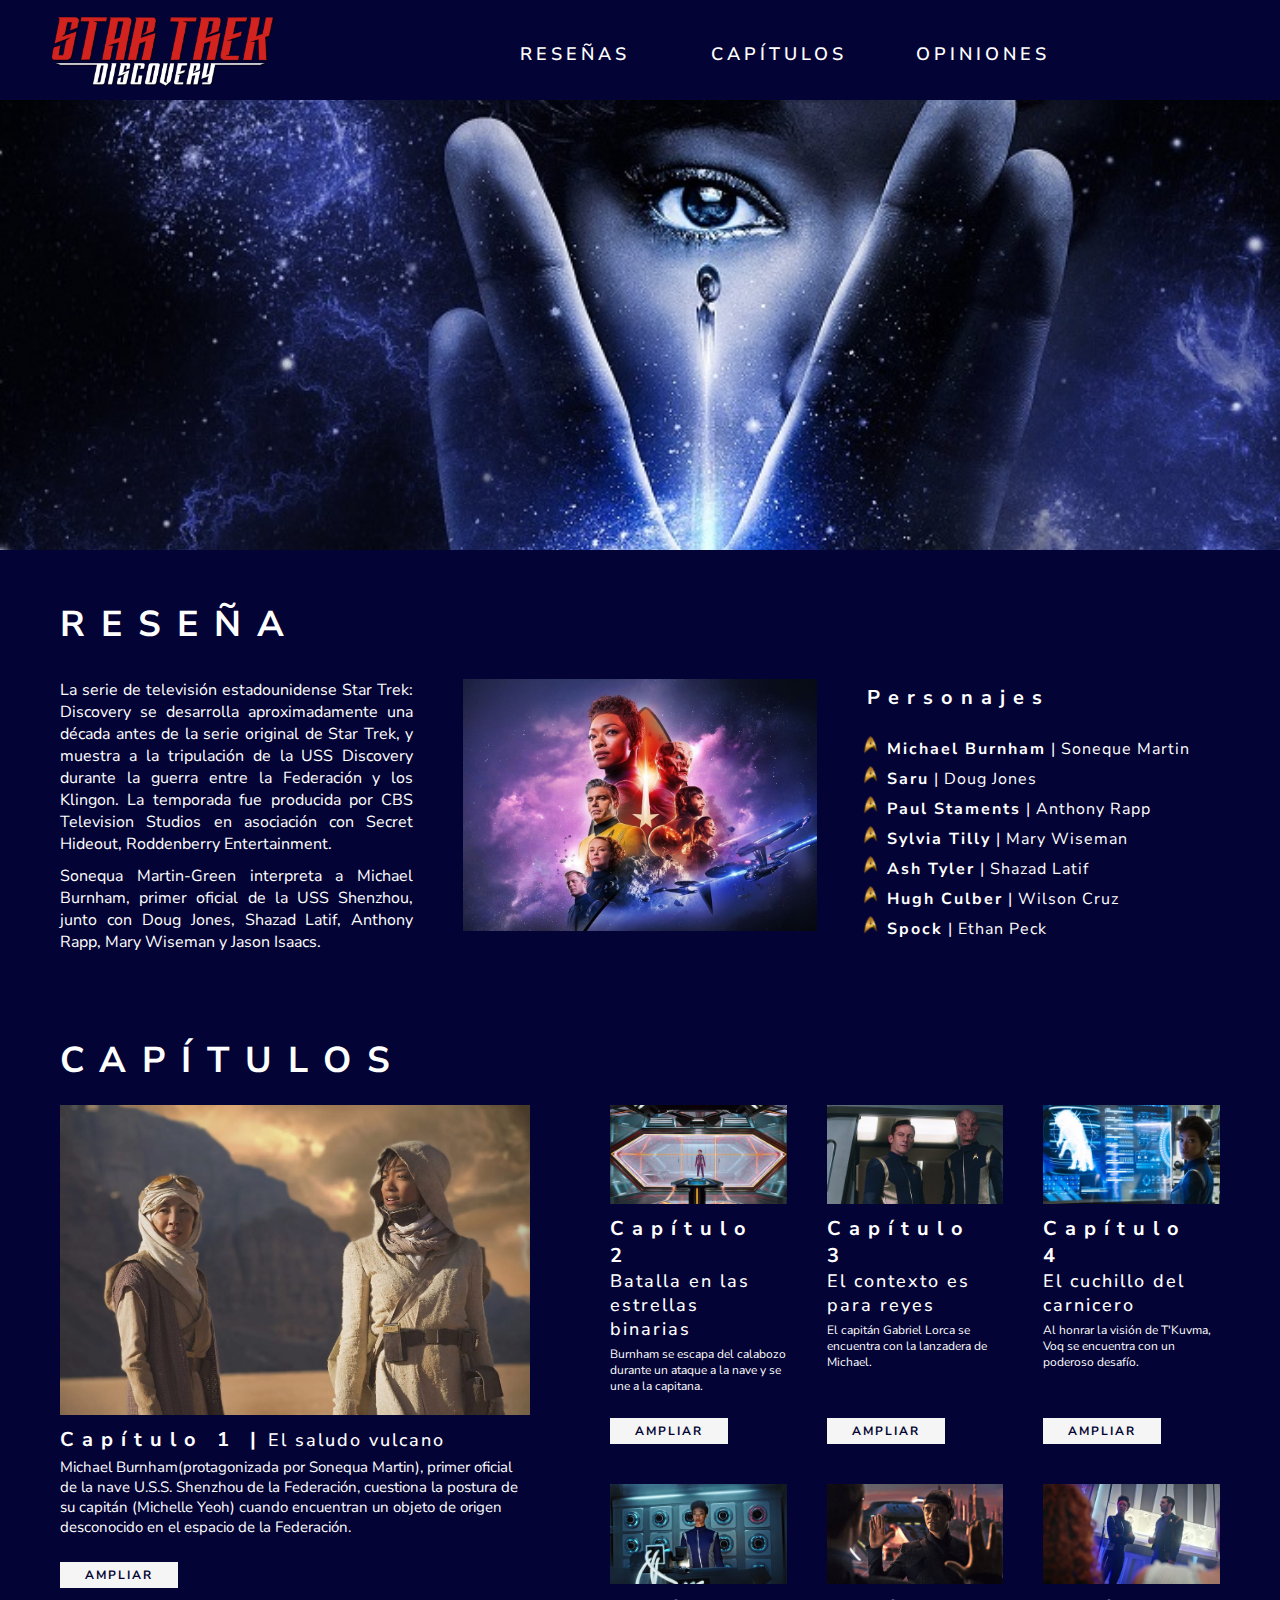
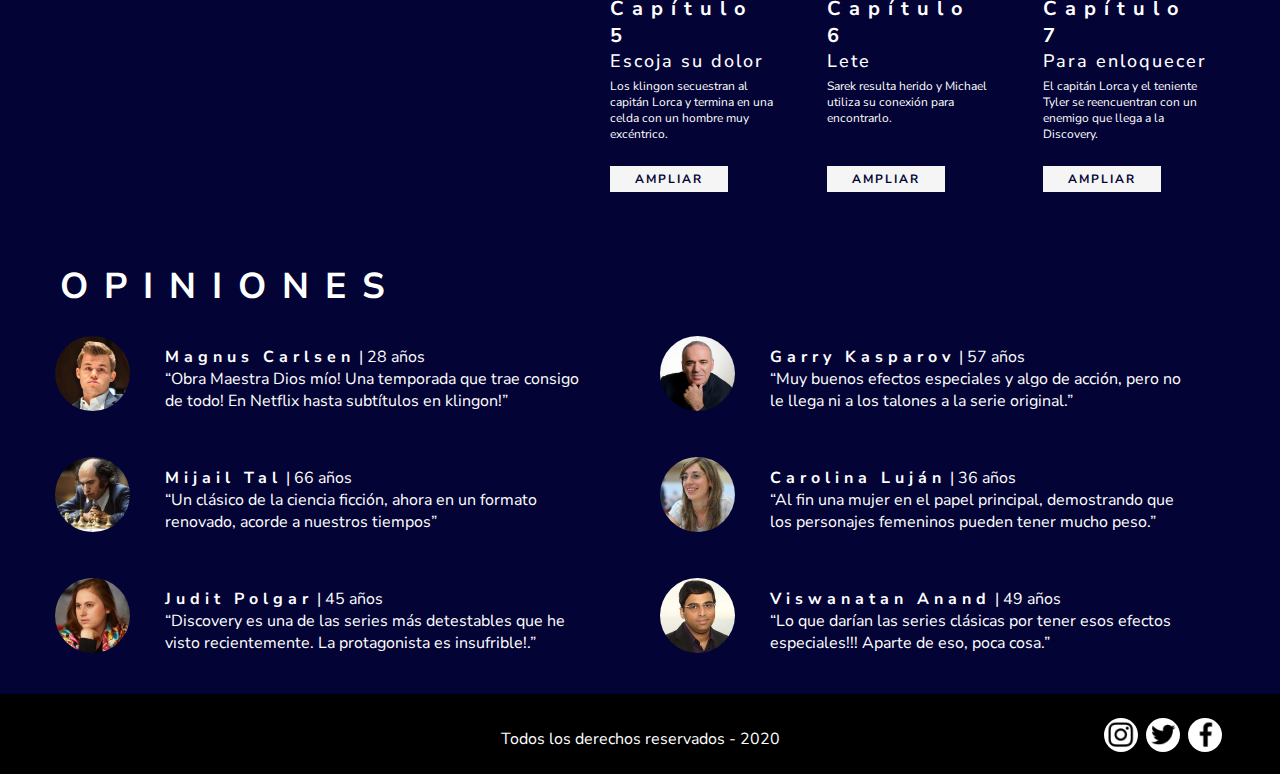
<file: index.html>
<!DOCTYPE html>
<html>

<head>
    <!--Titulo de la página-->
    <title>Obligatorio Diseño de Interfaz Web - Index</title>
    <!--Etiquetas META Relevantes-->
    <meta charset="UTF-8">
    <meta name="viewport" content="width=device-width, initial-scale=1.0">
    <meta name="description" content="Obligatorio de Diseño de Interfaz Web">
    <meta name="keywords" content="Oblitario, interfaz, web, diseño">
    <!--Enlace a CSS-->
    <link rel="stylesheet" href="css/estilos.css" type="text/css">
    <link href="https://fonts.googleapis.com/css2?family=Nunito+Sans:wght@300&display=swap" rel="stylesheet">
</head>

<body>

    <!-- HEADER -->

    <header>
        
            <img src="./img/logo.png" alt="logo" id="logo">
            <nav>
                <ul>
                    <li><a href="#resenias" class="">RESEÑAS</a></li>
                    <li><a href="#capitulos" class="">CAPÍTULOS</a></li>
                    <li><a href="#opiniones" class="">OPINIONES</a></li>
                </ul>
            </nav>
        
    </header>

    <section id="imagenIndex">

    </section>


  <!-- MAIN  -->


    <main>

        <section id="resenia">
            <h1>RESEÑA</h1>
            <article>
                <p>La serie de televisión estadounidense Star Trek: Discovery se desarrolla aproximadamente una década
                    antes de
                    la serie original de Star Trek, y muestra a la tripulación de la USS Discovery durante la guerra
                    entre la
                    Federación y los Klingon. La temporada fue producida por CBS Television Studios en asociación con
                    Secret
                    Hideout, Roddenberry Entertainment.</p>
                <p>Sonequa Martin-Green interpreta a Michael Burnham, primer oficial de la USS Shenzhou, junto con Doug
                    Jones,
                    Shazad Latif, Anthony Rapp, Mary Wiseman y Jason Isaacs.</p>
            </article>

            <figure>
                <img src="./img/star-trek-discovery0.jpg" alt="">
            </figure>

            <aside>
                <h2>Personajes</h2>
                <ul>
                    <li>
                        <p><strong>Michael Burnham</strong> | Soneque Martin</p>
                    </li>
                    <li>
                        <p><strong>Saru</strong> | Doug Jones</p>
                    </li>
                    <li>
                        <p><strong>Paul Staments</strong> | Anthony Rapp</p>
                    </li>
                    <li>
                        <p><strong>Sylvia Tilly</strong> | Mary Wiseman</p>
                    </li>
                    <li>
                        <p><strong>Ash Tyler</strong> | Shazad Latif</p>
                    </li>
                    <li>
                        <p><strong>Hugh Culber</strong> | Wilson Cruz</p>
                    </li>
                    <li>
                        <p><strong>Spock</strong> | Ethan Peck</p>
                    </li>
                </ul>
            </aside>

        </section>

        <!-- CAPÍTULOS -->

        <section id="capitulos">

            <h1>CAPÍTULOS</h1>

            <article id="cap1">
                <figure>
                    <img src="./img/cap1.jpg" alt="">
                </figure>
                <h2>Capítulo 1 |</h2>
                <h3>El saludo vulcano</h3>
                <p>Michael Burnham(protagonizada por Sonequa Martin), primer oficial de la nave U.S.S. Shenzhou de la Federación, cuestiona la postura de su capitán (Michelle Yeoh) cuando encuentran un objeto de origen desconocido en el espacio de la Federación. </p>
                <a href="detalle.html">AMPLIAR</a>
            </article>

            <article>
                <figure>
                    <img src="./img/cap2.jpg" alt="">
                </figure>
                <h2>Capítulo 2</h2>
                <h3>Batalla en las estrellas binarias</h3>
                <p>Burnham se escapa del calabozo durante un ataque a la nave y se une a la capitana.</p>
                <a href="detalle.html">AMPLIAR</a>
            </article>

            <article>
                <figure>
                    <img src="./img/cap3.jpg" alt="">
                </figure>
                <h2>Capítulo 3</h2>
                <h3>El contexto es para reyes</h3>
                <p>El capitán Gabriel Lorca se encuentra con la lanzadera de Michael.</p>
                <a href="detalle.html">AMPLIAR</a>
            </article>

            <article>
                <figure>
                    <img src="./img/cap4.jpg" alt="">
                </figure>
                <h2>Capítulo 4</h2>
                <h3>El cuchillo del carnicero</h3>
                <p>Al honrar la visión de T'Kuvma, Voq se encuentra con un poderoso desafío.</p>
                <a href="detalle.html">AMPLIAR</a>
            </article>

            <article>
                <figure>
                    <img src="./img/cap5.jpg" alt="">
                </figure>
                <h2>Capítulo 5</h2>
                <h3>Escoja su dolor</h3>
                <p>Los klingon secuestran al capitán Lorca y termina en una celda con un hombre muy excéntrico.</p>
                <a href="detalle.html">AMPLIAR</a>
            </article>

            <article>
                <figure>
                    <img src="./img/cap6.jpg" alt="">
                </figure>
                <h2>Capítulo 6</h2>
                <h3>Lete</h3>
                <p>Sarek resulta herido y Michael utiliza su conexión para encontrarlo.</p>
                <a href="detalle.html">AMPLIAR</a>
            </article>

            <article>
                <figure>
                    <img src="./img/cap7.jpg" alt="">
                </figure>
                <h2>Capítulo 7</h2>
                <h3>Para enloquecer</h3>
                <p>El capitán Lorca y el teniente Tyler se reencuentran con un enemigo que llega a la Discovery.</p>
                <a href="detalle.html">AMPLIAR</a>
            </article>

        </section>

        <!-- OPINIONES -->


        <section id="opiniones">

            <h1>OPINIONES</h1>

            <article>
                <figure>
                    <img src="./img/carlsen.jpeg" alt="">
                </figure>
                
                <article>
                    <p><strong>Magnus Carlsen</strong> |  28 años</p>
                    <q>Obra Maestra Dios mío! Una temporada que trae consigo de todo! En Netflix hasta subtítulos en klingon!</q>
                </article> 
            </article>

            <article>
                <figure>
                    <img src="./img/Garry-Kasparov.jpg" alt="">
                </figure>
                
                <article>
                    <p><strong>Garry Kasparov</strong> |  57 años</p>
                    <q>Muy buenos efectos especiales y algo de acción, pero no le llega ni a los talones a la serie original.</q>
                </article> 
            </article>

            <article>
                <figure>
                    <img src="./img/Tal.jpg" alt="">
                </figure>
                
                <article>
                    <p><strong>Mijail Tal</strong> |  66 años</p>
                    <q>Un clásico de la ciencia ficción, ahora en un formato renovado, acorde a nuestros tiempos</q>
                </article> 
            </article>

            <article>
                <figure>
                    <img src="./img/Lujan.jpg" alt="">
                </figure>
                
                <article>
                    <p><strong>Carolina Luján</strong> | 36 años</p>
                    <q>Al fin una mujer en el papel principal, demostrando que los personajes femeninos pueden tener mucho peso.</q>
                </article> 
            </article>

            <article>
                <figure>
                    <img src="./img/judit-polgar.jpg" alt="">
                </figure>
                
                <article>
                    <p><strong>Judit Polgar</strong> | 45 años</p>
                    <q>Discovery es una de las series más detestables que he visto recientemente. La protagonista es insufrible!.</q>
                </article> 
            </article>

            <article>
                <figure>
                    <img src="./img/Anand.jpeg" alt="">
                </figure>
                
                <article>
                    <p><strong>Viswanatan Anand</strong> | 49 años</p>
                    <q>Lo que darían las series clásicas por tener esos efectos especiales!!! Aparte de eso, poca cosa.</q>
                </article> 
            </article>





        </section>




    </main>
  



    <!-- FOOTER -->

    <footer>
        <section>
            <p>Todos los derechos reservados - 2020</p>

            <nav>
                <ul>
                    <li id="instagram"><a href="#" class=""></a></li>
                    <li id="twitter"><a href="#" class=""></a></li>
                    <li id="facebook"><a href="#" class=""></a></li>
                </ul>
            </nav>
        </section>
    </footer>




</body>

</html>
</file>
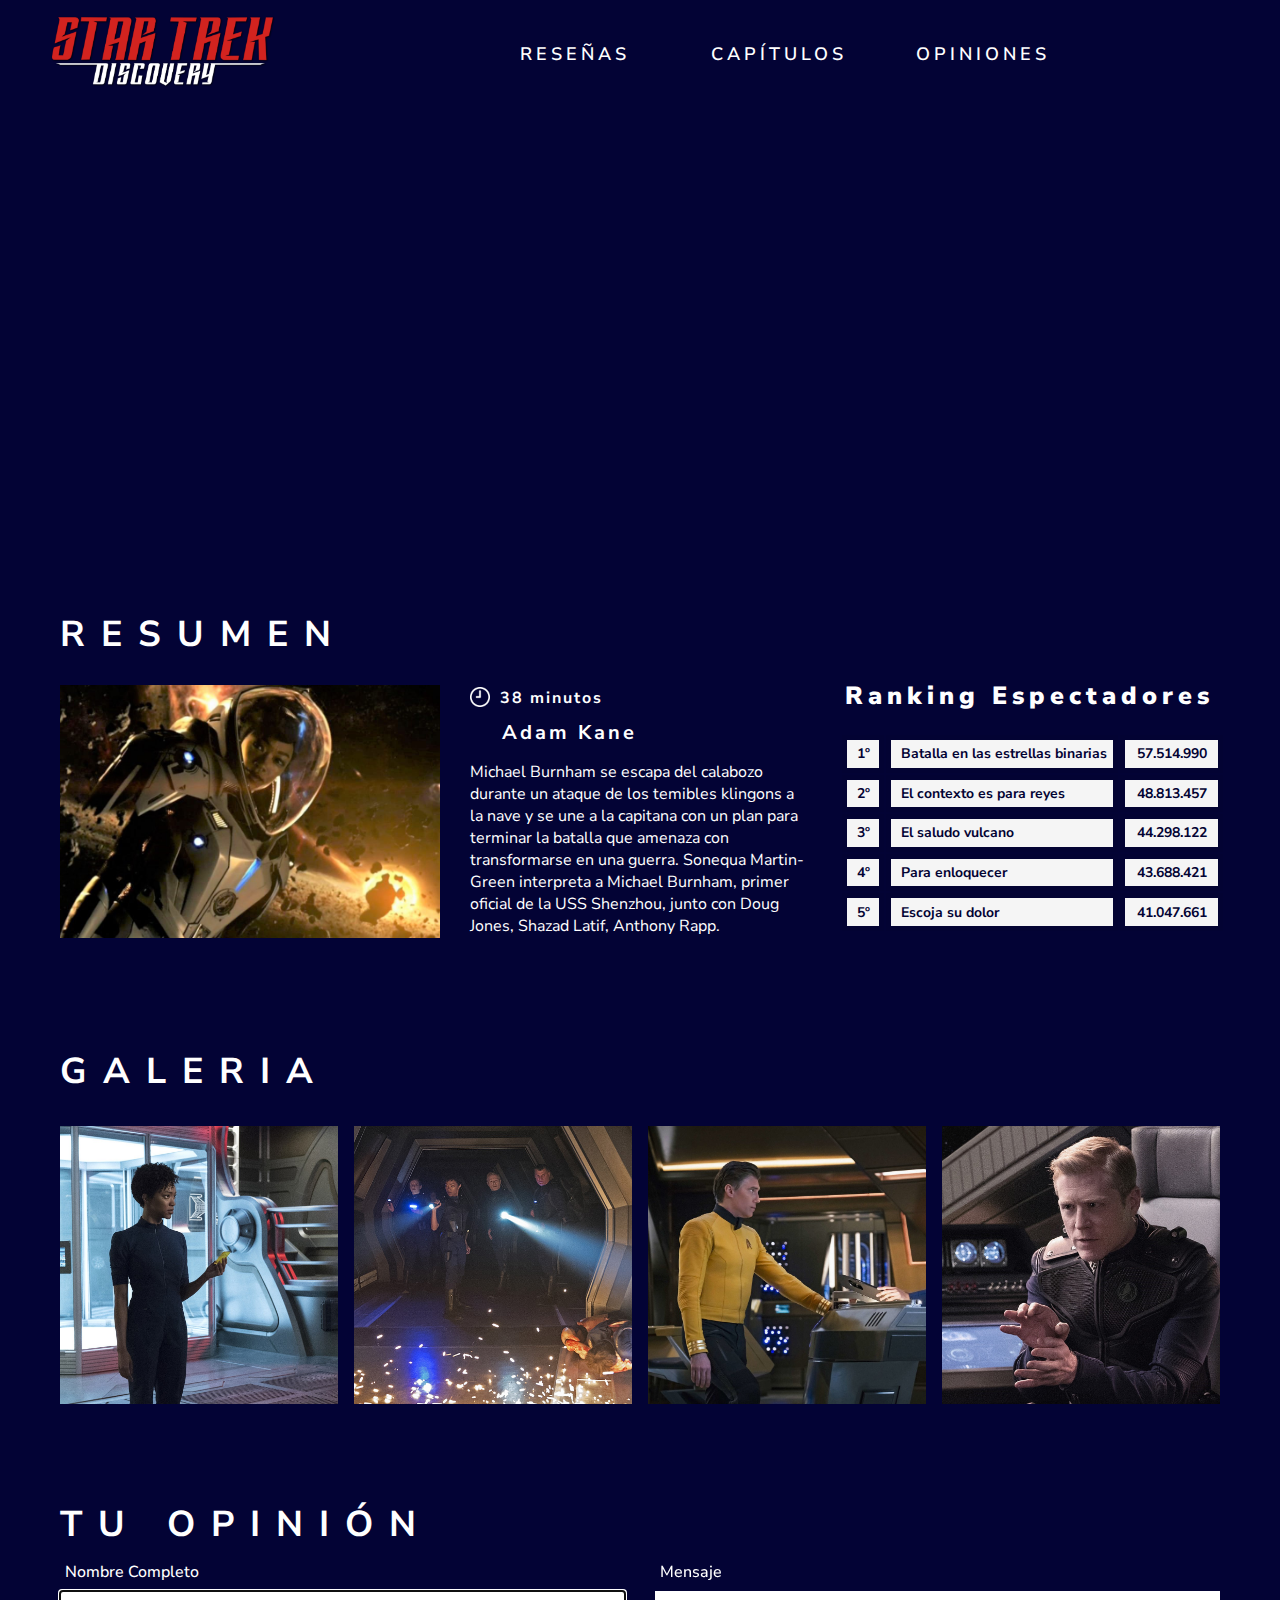
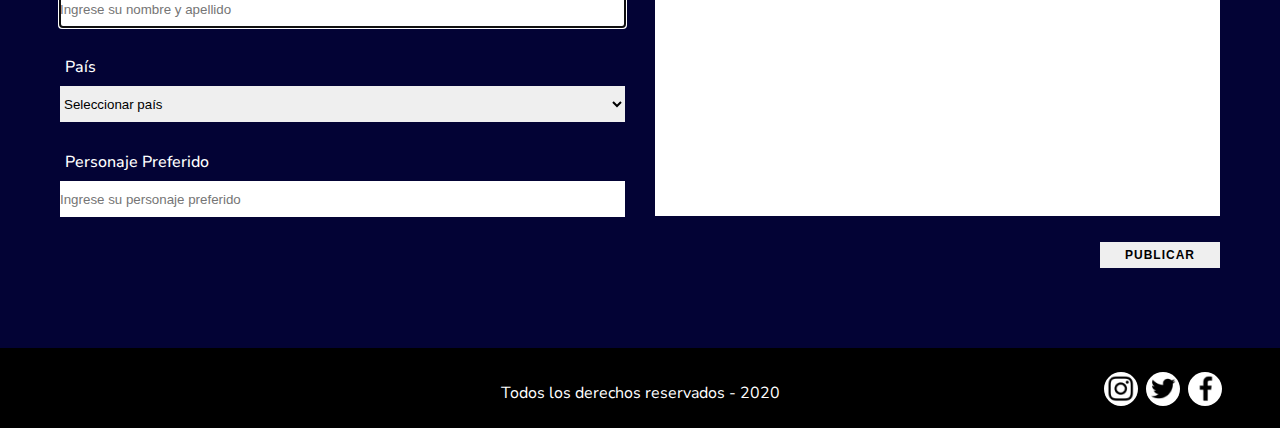
<file: detalle.html>
<!DOCTYPE html>
<html>

<head>
    <!--Titulo de la página-->
    <title>Obligatorio Diseño de Interfaz Web - Detalle</title>
    <!--Etiquetas META Relevantes-->
    <meta charset="UTF-8">
    <meta name="viewport" content="width=device-width, initial-scale=1.0">
    <meta name="description" content="Obligatorio de Diseño de Interfaz Web">
    <meta name="keywords" content="Oblitario, interfaz, web, diseño">
    <!--Enlace a CSS-->
    <link rel="stylesheet" href="css/estilos.css" type="text/css">
    <link href="https://fonts.googleapis.com/css2?family=Nunito+Sans:wght@300&display=swap" rel="stylesheet">
</head>

<body>

    <!---------------------- HEADER ------------------------->

    <header>
        <a href="index.html"><img src="./img/logo.png" alt="logo" id="logo"></a>
        <nav>
            <ul>
                <li><a href="#resenias" class="">RESEÑAS</a></li>
                <li><a href="#capitulos" class="">CAPÍTULOS</a></li>
                <li><a href="#opiniones" class="">OPINIONES</a></li>
            </ul>
        </nav>
    </header>

    <section id="imagenDetalle">


    </section>


    <!----------------------    MAIN  ----------------------------->



    <main>




        <!------------------------   RESUMEN   ----------------------->

        <section id="resumen">
            <h1>RESUMEN</h1>

            <figure>
                <img src="./img/cap2b.jpeg" alt="">
            </figure>



            <article>
                <img src="./img/reloj_blanco.png" alt="">
                <p id="minutos"><strong>38 minutos</strong> </p>
                <p id="director"><strong>Adam Kane</strong></p>

                <p>Michael Burnham se escapa del calabozo durante un ataque de los temibles klingons a la nave y se une
                    a la capitana con un plan para terminar la batalla que amenaza con transformarse en una guerra.
                    Sonequa Martin-Green interpreta a Michael Burnham, primer oficial de la USS Shenzhou, junto con Doug
                    Jones, Shazad Latif, Anthony Rapp.</p>

            </article>


            <table>
                <caption>Ranking Espectadores</caption>
                <tr>
                    <td class="tdNum">1º</td>
                    <td class="tdNom">Batalla en las estrellas binarias</td>
                    <td class="tdEsp">57.514.990</td>
                </tr>
                <tr>
                    <td class="tdNum">2º</td>
                    <td class="tdNom">El contexto es para reyes</td>
                    <td class="tdEsp">48.813.457</td>
                </tr>
                <tr>
                    <td class="tdNum">3º</td>
                    <td class="tdNom">El saludo vulcano</td>
                    <td class="tdEsp">44.298.122</td>
                </tr>
                <tr>
                    <td class="tdNum">4º</td>
                    <td class="tdNom">Para enloquecer</td>
                    <td class="tdEsp">43.688.421</td>
                </tr>
                <tr>
                    <td class="tdNum">5º</td>
                    <td class="tdNom">Escoja su dolor</td>
                    <td class="tdEsp">41.047.661</td>
                </tr>
            </table>



        </section>



        <!------------------------   GALERIA   ----------------------->


        <section id="galeria">
            <h1>GALERIA</h1>
            <article>
                <figure>
                    <img src="./img/cap2c.jpg" alt="">
                </figure>
                <figure>
                    <img src="./img/cap2d.jpg" alt="">
                </figure>
                <figure>
                    <img src="./img/cap2e.jpg" alt="">
                </figure>
                <figure>                
                    <img src="./img/cap2f.jpg" alt="">
                </figure>


            </article>


        </section>



        <!------------------------   TU OPINION   ----------------------->


        <section id="tuopinion">
            <h1>TU OPINIÓN</h1>

            <form action="#" method="post">
                <fieldset>
                    <label for="nombre">Nombre Completo</label>
                    <input type="text" nombre="nombreCompleto" id="nombre" placeholder="Ingrese su nombre y apellido" autofocus required>
                    <label for="pais">País</label>
                    <select nombre="pais" id="pais">
                        <option value="" disabled selected>Seleccionar país</option>
                        <option value="1">Uruguay</option>
                        <option value="2">Argentina</option>
                        <option value="3">Brasil</option>
                        <option value="4">Chile</option>
                    </select>

                    <label for="personaje">Personaje Preferido</label>
                    <input type="text" nombre="personaje" id="personaje" placeholder="Ingrese su personaje preferido" required>
                </fieldset>

                <fieldset>
                    <label for="mensaje">Mensaje</label>
                    <textarea name="mensaje" id="mensaje"></textarea>

                </fieldset>

                <input type="submit" value="PUBLICAR" id="publicar">   

            </form>

        </section>




















    </main>



    <!-- FOOTER -->

    <footer>
        <section>
            <p>Todos los derechos reservados - 2020</p>

            <nav>
                <ul>
                    <li id="instagram"><a href="#" class=""></a></li>
                    <li id="twitter"><a href="#" class=""></a></li>
                    <li id="facebook"><a href="#" class=""></a></li>
                </ul>
            </nav>
        </section>
    </footer>




</body>
</file>
<file: css/estilos.css>
/* RESETEO CSS */

*{ margin: 0; 
  padding: 0;
  border: 0
}


/********************      BODY    *************************/

body{
  background-color: rgb(3, 3, 53);
  font-family: 'Nunito Sans', sans-serif; 
}


/**************    HEADER  **************************/


header{
  display: flex;
  width: 1200px;
  margin: 0 auto;
}


header a{
  cursor: pointer;
}

#logo{
height: 100px;
width: auto;
margin-left: 10px;
float: left;
}

header nav{  
  height:  50px;  
  margin: 25px 0 0 200px;
  float: left;
}

header nav ul{
  list-style-type: none;
  text-align: center; 
  height: 50px;
}

header nav ul li{  
  display: inline-block;
  width: 200px; 
}

header nav li a{
  text-decoration: none;
  display: block;
  padding: 16px 16px;
  color: white; 
  font-weight: 600;
  font-size: 18px;
  letter-spacing: 4px;
  border: 1px rgba(0, 0, 255, 0) solid;
}

nav li a:hover{
font-weight: bolder;
background-color: rgba(200, 200, 254, 0.4);
letter-spacing: 3px;
}





/*******************     MAIN     ********************************/

main{      
  width: 1280px;
  margin: 0 auto;  
  color: white;     
}

h1{
  letter-spacing: 16px;
  font-size: 36px;  
  padding: 50px 20px 0 20px;
}

h2{
  letter-spacing: 8px;
  font-size: 20px;
  padding: 5px 0 5px 0;
  font-weight: bolder;  
}

h3{
  font-weight: 500;
  letter-spacing: 2px;
  font-size: 18px;  
}



/************   INDEX *********************/

 
#imagenIndex{
  background-image: url("../img/portada0.jpg");
  min-height: 450px;
  background-size: cover;
  background-repeat: no-repeat;
  background-attachment: fixed;
}


/**************************    RESENIA    *******************************/

#resenia{
  margin: 0 auto;
  width: 1200px;
  display: grid;
  grid-template-columns: 1fr 1fr 1fr;
  grid-gap: 10px;
}

#resenia h1{  
  grid-column: 1/4; 
  padding: 50px 20px 0 20px;
}

#resenia article{  

  text-align: justify;
  padding: 20px;
  
}

#resenia article p{
  margin-bottom: 10px;
}

#resenia img{
  width: 100%;
}

#resenia figure{
  text-align: center;
  padding: 20px; 
}

#resenia aside{
  padding: 20px;  
}

#resenia ul{
  list-style-type: disc;
  margin: 20px;
}

#resenia aside strong{
  letter-spacing: 2px;
}

#resenia aside p{
  letter-spacing: 1px;
}

#resenia li{
  list-style-image: url("../img/escudo.png");
  padding-bottom: 6px;
}

/*****************   CAPITULOS   ****************/


#capitulos{
  margin: 0 auto;
  width: 1200px;  
  display: grid;  
  grid-template-columns: 550px 1fr 1fr 1fr; 
}

#capitulos h1{
  grid-column: 1/5;
}


#capitulos article{  
  padding: 20px 20px 60px 20px; 
  position: relative;  
}

#capitulos img{
  width: 100%;
}

#capitulos p{  
  font-size: 12px;
  margin-bottom: 10px;
}

#capitulos h2{
  padding-bottom: 0
}

#capitulos h3{
  padding-bottom: 5px;
}


#capitulos a{  
  position: absolute;
  bottom: 20px;
  left: 20px;
  display: inline-block;
  background-color: whitesmoke;
  padding: 5px 25px;
  text-decoration: none;
  font-weight: bolder;
  color: #030333; 
  letter-spacing: 2px;
  font-size: 12px;
}



#cap1{
  grid-row: 2/4;
  margin-right: 40px;
}

#cap1 h2{
  display: inline-block;
}

#cap1 h3{
  display: inline-block;
}

#cap1 a{
  position: relative;
  margin: 35px 0 0 0;
  left: 0px;
}

#cap1 p{  
  font-weight: 200px;
  font-size: 15px;
}



/****************    OPINIONES     ****************/


#opiniones{
  margin: 0 auto;
  width: 1200px;
  display: grid;
  grid-template-columns: 1fr 1fr;
  grid-gap: 10px;
}

#opiniones h1{
  grid-column: 1/3;
}

#opiniones article{
  padding: 5px; 
}

#opiniones figure{
  width: 75px;  
  float: left;
  margin: 10px; 
}

#opiniones article article{
  float: left;
  margin: 15px 0px 10px 10px;
  width: 75%;
}

#opiniones img{
  width: 100%;
  border-radius: 50px;  
}

#opiniones p{  
  margin: 0px 0 0 10px;   
}

#opiniones p strong{   
  letter-spacing: 5px; 
}

#opiniones q{
  display: inline-block;
  margin: 0px 0 0 10px;
}



/**************    FOOTER       ****************/


footer{
  background-color: black;
  height: 80px;
  color: white;
  display: flex;
  margin-top: 20px;  
}

footer section{
  width: 1200px;
  height: 80px;
  margin: 0 auto;
  display: flex;
}

footer p{
  display: inline-block; 
  text-align: center;
  margin: 34px 0px 0 450px;  
  width: 300px;
  
}

footer nav{
  display: inline-block;
  margin: 24px 0 0 310px;
}

footer ul{
  list-style-type: none;
}


footer li{
  display: inline-block;
  width: 34px;
  height: 34px;
  background-image: url("../img/sprite0.png");
  border-radius: 50%;
  margin-left: 4px;

}

#instagram{
  background-position: 110px 155px;
}

#twitter{
  background-position: 74px 155px;
}

#facebook{
  background-position: 38px 155px;
}

#instagram:hover{
  background-position: 110px 38px;
  cursor: pointer;
}

#twitter:hover{
  background-position: 74px 38px;
  cursor: pointer;
}

#facebook:hover{
  background-position: 38px 38px;
  cursor: pointer;
}



/****************** DETALLE *********************/





#imagenDetalle{
  background-image: url("../img/capitulo2.jpg");
  min-height: 450px;
  background-size: cover;
  background-repeat: no-repeat;
  background-attachment: fixed;
}


/*************** RESUMEN ***************************/


#resumen{
  margin: 50px auto 0 auto;
  width: 1200px;
  display: grid;
  grid-template-columns: 1fr 1fr 1fr;
}

/* H1 */

#resumen h1{  
  grid-column: 1/4; 
  margin-bottom: 20px;
  padding-top: 10px;

}


/* FIGURE */

#resumen figure{
  text-align: center;
  padding: 6px 0 0 20px; 
}

#resumen img{
  width: 100%;
}

/* ARTICLE */


#resumen article{  
  /*text-align: justify;*/
  padding: 8px 30px 0px 30px;  
}

#resumen article img{
  float: left;
  clear: right;
  width: 20px;
 }

#resumen article{
  margin-bottom: 10px;   
}

#resumen article p{  
  clear: none; 
  display: inline-block;
}

#minutos{
  float: left;
  clear: right;
  width: 80%;
  margin: 0 0 10px 10px;
  letter-spacing: 2px;
}

#director{
  margin: 0 0 15px 32px;
  letter-spacing: 3px;
  font-size: 20px;
}


/* TABLE */


#resumen table{
  height: 200px;
  margin: 0 15px 0 0;
}

#resumen table caption{
  font-size: 25px;
  letter-spacing: 5px;
  text-align: left;
  font-weight: bolder;
  margin-bottom: 20px;
  padding-left: 5px;  
}

#resumen table{  
  font-weight: bolder;
  font-size: 14px;
}

#resumen table td{
  background-color: whitesmoke;
  color: #030333;
  border: 5px #030333 solid;  
}

.tdNum{
  width: 32px;
  text-align: center;
}

.tdNom{
  padding-left: 10px;
}

.tdEsp{
  text-align: center;
  padding: 0 10px;
}


/****************     GALERIA   ************************/


#galeria{
  margin: 50px auto 40px auto;
  width: 1200px;
}

#galeria article{
  margin:20px;
  display: grid;
  grid-template-columns: 1fr 1fr 1fr 1fr;
  grid-gap: 16px;
}

#galeria h1{  
  grid-column: 1/5;
  padding: 50px 20px 10px 20px;
}

#galeria img{
  width: 100%;
}



/****************     TU OPINION   ************************/

#tuopinion{
  margin: 0 auto 60px auto;
  width: 1200px;
}

#tuopinion h1{
  margin-bottom: 0px;
}

#tuopinion form{
  display: grid;
  grid-template-columns: 1fr 1fr;
  column-gap: 30px;
  text-align: center;
  padding: 0px 20px 20px 20px; 
}

#tuopinion fieldset{  
  text-align: left;
}

#tuopinion input{
  display: block;
  width: 100%;
  height: 36px;  
}

#tuopinion input[type="submit"]{
  width: 120px;
  height: 26px;
  margin-top: 20px;
  letter-spacing: 1px;
  font-weight: 550;
  font-size: 12px;
  display: block;
  margin-left: 1040px;
  grid-column: 1/3;
  cursor: pointer;
}

#tuopinion select{
  display: block;
  width: 100%;
  height: 36px;
}

#tuopinion label{
  display: block;  
  padding: 29px 5px 8px 5px;
  font-weight: 500;
}

#tuopinion label[for="nombre"]{
  padding-top: 12px;
}

#tuopinion label[for="mensaje"]{
  padding-top: 12px;
}
#tuopinion textarea{
  resize: none;
  width: 555px;
  height: 215px;
  padding: 5px;  
}
</file>
